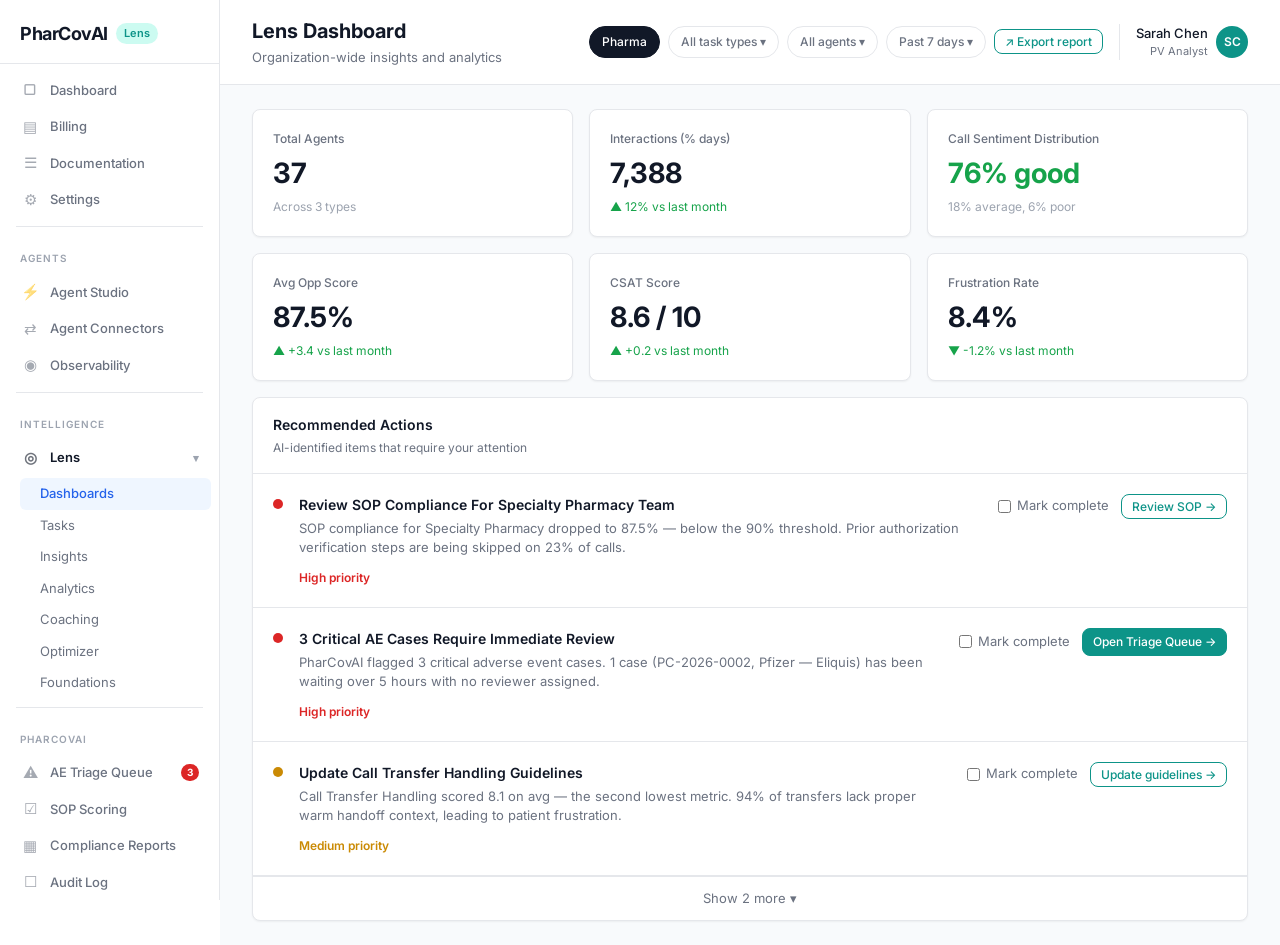
<file: demo/index.html>
<!DOCTYPE html>
<html lang="en">
<head>
  <meta charset="UTF-8">
  <meta name="viewport" content="width=device-width, initial-scale=1.0">
  <title>AI Lens — Dashboard</title>
  <link rel="preconnect" href="https://fonts.googleapis.com">
  <link href="https://fonts.googleapis.com/css2?family=Inter:wght@400;500;600;700&display=swap" rel="stylesheet">
  <link rel="stylesheet" href="css/styles.css">
</head>
<body>

<div class="lens-shell">

  <!-- Sidebar -->
  <aside class="lens-sidebar">
    <div class="lens-brand">
      <span class="lens-brand-text">PharCovAI</span>
      <span class="lens-brand-badge">Lens</span>
    </div>

    <nav class="lens-nav-section">
      <a href="index.html" class="lens-nav-item">
        <span class="nav-icon">&#9634;</span> Dashboard
      </a>
      <a href="#" class="lens-nav-item">
        <span class="nav-icon">&#9636;</span> Billing
      </a>
      <a href="#" class="lens-nav-item">
        <span class="nav-icon">&#9776;</span> Documentation
      </a>
      <a href="#" class="lens-nav-item">
        <span class="nav-icon">&#9881;</span> Settings
      </a>
    </nav>

    <div class="lens-nav-divider"></div>

    <div class="lens-nav-label">Agents</div>
    <nav class="lens-nav-section">
      <a href="#" class="lens-nav-item">
        <span class="nav-icon">&#9889;</span> Agent Studio
      </a>
      <a href="#" class="lens-nav-item">
        <span class="nav-icon">&#8644;</span> Agent Connectors
      </a>
      <a href="#" class="lens-nav-item">
        <span class="nav-icon">&#9673;</span> Observability
      </a>
    </nav>

    <div class="lens-nav-divider"></div>

    <div class="lens-nav-label">Intelligence</div>
    <nav class="lens-nav-section">
      <a href="#" class="lens-nav-item lens-nav-parent">
        <span class="nav-icon">&#9678;</span> Lens
        <span class="lens-nav-chevron">&#9662;</span>
      </a>
      <div class="lens-nav-children">
        <a href="index.html" class="lens-nav-child active">Dashboards</a>
        <a href="#" class="lens-nav-child">Tasks</a>
        <a href="#" class="lens-nav-child">Insights</a>
        <a href="#" class="lens-nav-child">Analytics</a>
        <a href="#" class="lens-nav-child">Coaching</a>
        <a href="#" class="lens-nav-child">Optimizer</a>
        <a href="#" class="lens-nav-child">Foundations</a>
      </div>
    </nav>

    <div class="lens-nav-divider"></div>

    <div class="lens-nav-label">PharCovAI</div>
    <nav class="lens-nav-section">
      <a href="triage-queue.html" class="lens-nav-item">
        <span class="nav-icon">&#9888;</span> AE Triage Queue
        <span class="lens-nav-badge">3</span>
      </a>
      <a href="#" class="lens-nav-item">
        <span class="nav-icon">&#9745;</span> SOP Scoring
      </a>
      <a href="#" class="lens-nav-item">
        <span class="nav-icon">&#9638;</span> Compliance Reports
      </a>
      <a href="#" class="lens-nav-item">
        <span class="nav-icon">&#9744;</span> Audit Log
      </a>
    </nav>
  </aside>

  <!-- Body -->
  <div class="lens-body">

    <!-- Header -->
    <header class="lens-header">
      <div>
        <h1 class="lens-header-title">Lens Dashboard</h1>
        <p class="lens-header-subtitle">Organization-wide insights and analytics</p>
      </div>
      <div class="lens-header-actions">
        <span class="lens-filter-pill active">Pharma</span>
        <span class="lens-filter-pill">All task types &#9662;</span>
        <span class="lens-filter-pill">All agents &#9662;</span>
        <span class="lens-filter-pill">Past 7 days &#9662;</span>
        <button class="btn btn-secondary btn-sm">&#8599; Export report</button>
        <div class="lens-user">
          <div class="lens-user-info">
            <div class="lens-user-name">Sarah Chen</div>
            <div class="lens-user-role">PV Analyst</div>
          </div>
          <div class="lens-user-avatar">SC</div>
        </div>
      </div>
    </header>

    <!-- Content -->
    <main class="lens-content">

      <!-- Stats Row 1 -->
      <div class="stats-grid">
        <div class="stat-card">
          <div class="stat-label">Total Agents</div>
          <div class="stat-value">37</div>
          <div class="stat-detail">Across 3 types</div>
        </div>
        <div class="stat-card">
          <div class="stat-label">Interactions (% days)</div>
          <div class="stat-value">7,388</div>
          <div class="stat-change positive">&#9650; 12% vs last month</div>
        </div>
        <div class="stat-card">
          <div class="stat-label">Call Sentiment Distribution</div>
          <div class="stat-value" style="color: var(--color-success);">76% good</div>
          <div class="stat-detail">18% average, 6% poor</div>
        </div>
      </div>

      <!-- Stats Row 2 -->
      <div class="stats-grid">
        <div class="stat-card">
          <div class="stat-label">Avg Opp Score</div>
          <div class="stat-value">87.5%</div>
          <div class="stat-change positive">&#9650; +3.4 vs last month</div>
        </div>
        <div class="stat-card">
          <div class="stat-label">CSAT Score</div>
          <div class="stat-value">8.6 / 10</div>
          <div class="stat-change positive">&#9650; +0.2 vs last month</div>
        </div>
        <div class="stat-card">
          <div class="stat-label">Frustration Rate</div>
          <div class="stat-value">8.4%</div>
          <div class="stat-change positive">&#9660; -1.2% vs last month</div>
        </div>
      </div>

      <!-- Recommended Actions -->
      <div class="card mt-4">
        <div class="card-header">
          <div>
            <span class="card-title">Recommended Actions</span>
            <div class="text-sm text-secondary" style="margin-top: 4px;">AI-identified items that require your attention</div>
          </div>
        </div>
        <div class="card-body" style="padding: 0;">

          <!-- Action 1: SOP Compliance -->
          <div class="action-item">
            <div class="action-dot critical"></div>
            <div class="action-content">
              <div class="action-title">Review SOP Compliance For Specialty Pharmacy Team</div>
              <div class="action-desc">SOP compliance for Specialty Pharmacy dropped to 87.5% &mdash; below the 90% threshold. Prior authorization verification steps are being skipped on 23% of calls.</div>
              <span class="action-priority high">High priority</span>
            </div>
            <div class="action-buttons">
              <label class="action-check"><input type="checkbox"> Mark complete</label>
              <button class="btn btn-sm btn-secondary">Review SOP &rarr;</button>
            </div>
          </div>

          <!-- Action 2: PharCovAI AE Cases -->
          <div class="action-item">
            <div class="action-dot critical"></div>
            <div class="action-content">
              <div class="action-title">3 Critical AE Cases Require Immediate Review</div>
              <div class="action-desc">PharCovAI flagged 3 critical adverse event cases. 1 case (PC-2026-0002, Pfizer &mdash; Eliquis) has been waiting over 5 hours with no reviewer assigned.</div>
              <span class="action-priority high">High priority</span>
            </div>
            <div class="action-buttons">
              <label class="action-check"><input type="checkbox"> Mark complete</label>
              <a href="triage-queue.html" class="btn btn-sm btn-primary">Open Triage Queue &rarr;</a>
            </div>
          </div>

          <!-- Action 3: Call Transfer -->
          <div class="action-item">
            <div class="action-dot medium"></div>
            <div class="action-content">
              <div class="action-title">Update Call Transfer Handling Guidelines</div>
              <div class="action-desc">Call Transfer Handling scored 8.1 on avg &mdash; the second lowest metric. 94% of transfers lack proper warm handoff context, leading to patient frustration.</div>
              <span class="action-priority medium">Medium priority</span>
            </div>
            <div class="action-buttons">
              <label class="action-check"><input type="checkbox"> Mark complete</label>
              <button class="btn btn-sm btn-secondary">Update guidelines &rarr;</button>
            </div>
          </div>

          <div class="action-show-more">Show 2 more &#9662;</div>
        </div>
      </div>

    </main>
  </div>
</div>

</body>
</html>
</file>
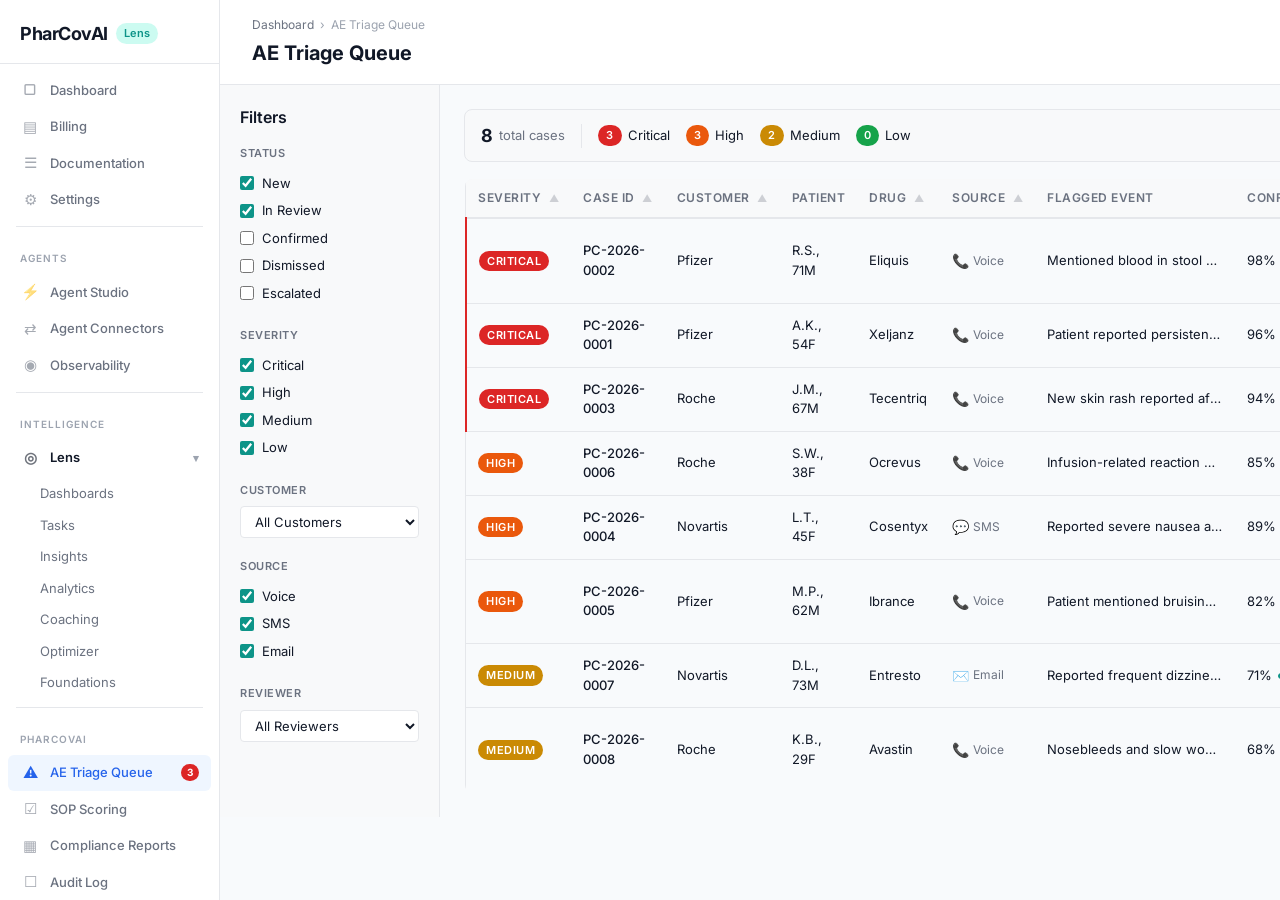
<file: demo/triage-queue.html>
<!DOCTYPE html>
<html lang="en">
<head>
  <meta charset="UTF-8">
  <meta name="viewport" content="width=device-width, initial-scale=1.0">
  <title>AI Lens — AE Triage Queue</title>
  <link rel="preconnect" href="https://fonts.googleapis.com">
  <link href="https://fonts.googleapis.com/css2?family=Inter:wght@400;500;600;700&display=swap" rel="stylesheet">
  <link rel="stylesheet" href="css/styles.css">
</head>
<body>

<div class="lens-shell">

  <!-- Sidebar -->
  <aside class="lens-sidebar">
    <div class="lens-brand">
      <span class="lens-brand-text">PharCovAI</span>
      <span class="lens-brand-badge">Lens</span>
    </div>

    <nav class="lens-nav-section">
      <a href="index.html" class="lens-nav-item">
        <span class="nav-icon">&#9634;</span> Dashboard
      </a>
      <a href="#" class="lens-nav-item">
        <span class="nav-icon">&#9636;</span> Billing
      </a>
      <a href="#" class="lens-nav-item">
        <span class="nav-icon">&#9776;</span> Documentation
      </a>
      <a href="#" class="lens-nav-item">
        <span class="nav-icon">&#9881;</span> Settings
      </a>
    </nav>

    <div class="lens-nav-divider"></div>

    <div class="lens-nav-label">Agents</div>
    <nav class="lens-nav-section">
      <a href="#" class="lens-nav-item">
        <span class="nav-icon">&#9889;</span> Agent Studio
      </a>
      <a href="#" class="lens-nav-item">
        <span class="nav-icon">&#8644;</span> Agent Connectors
      </a>
      <a href="#" class="lens-nav-item">
        <span class="nav-icon">&#9673;</span> Observability
      </a>
    </nav>

    <div class="lens-nav-divider"></div>

    <div class="lens-nav-label">Intelligence</div>
    <nav class="lens-nav-section">
      <a href="#" class="lens-nav-item lens-nav-parent">
        <span class="nav-icon">&#9678;</span> Lens
        <span class="lens-nav-chevron">&#9662;</span>
      </a>
      <div class="lens-nav-children">
        <a href="index.html" class="lens-nav-child">Dashboards</a>
        <a href="#" class="lens-nav-child">Tasks</a>
        <a href="#" class="lens-nav-child">Insights</a>
        <a href="#" class="lens-nav-child">Analytics</a>
        <a href="#" class="lens-nav-child">Coaching</a>
        <a href="#" class="lens-nav-child">Optimizer</a>
        <a href="#" class="lens-nav-child">Foundations</a>
      </div>
    </nav>

    <div class="lens-nav-divider"></div>

    <div class="lens-nav-label">PharCovAI</div>
    <nav class="lens-nav-section">
      <a href="triage-queue.html" class="lens-nav-item active">
        <span class="nav-icon">&#9888;</span> AE Triage Queue
        <span class="lens-nav-badge">3</span>
      </a>
      <a href="#" class="lens-nav-item">
        <span class="nav-icon">&#9745;</span> SOP Scoring
      </a>
      <a href="#" class="lens-nav-item">
        <span class="nav-icon">&#9638;</span> Compliance Reports
      </a>
      <a href="#" class="lens-nav-item">
        <span class="nav-icon">&#9744;</span> Audit Log
      </a>
    </nav>
  </aside>

  <!-- Body -->
  <div class="lens-body">

    <!-- Header -->
    <header class="lens-header">
      <div>
        <div class="lens-breadcrumb">
          <a href="index.html">Dashboard</a>
          <span>&#8250;</span>
          <span>AE Triage Queue</span>
        </div>
        <h1 class="lens-header-title">AE Triage Queue</h1>
      </div>
      <div class="lens-header-actions">
        <div class="lens-user">
          <div class="lens-user-info">
            <div class="lens-user-name">Sarah Chen</div>
            <div class="lens-user-role">PV Analyst</div>
          </div>
          <div class="lens-user-avatar">SC</div>
        </div>
      </div>
    </header>

    <!-- Content -->
    <main class="lens-content" style="padding: 0;">
      <div class="page-layout">

        <!-- Sidebar Filters -->
        <aside class="sidebar">
          <h3 class="mb-4">Filters</h3>

          <div class="filter-group">
            <div class="filter-group-title">Status</div>
            <label class="filter-option"><input type="checkbox" value="new" checked data-filter="status"> New</label>
            <label class="filter-option"><input type="checkbox" value="review" checked data-filter="status"> In Review</label>
            <label class="filter-option"><input type="checkbox" value="confirmed" data-filter="status"> Confirmed</label>
            <label class="filter-option"><input type="checkbox" value="dismissed" data-filter="status"> Dismissed</label>
            <label class="filter-option"><input type="checkbox" value="escalated" data-filter="status"> Escalated</label>
          </div>

          <div class="filter-group">
            <div class="filter-group-title">Severity</div>
            <label class="filter-option"><input type="checkbox" value="critical" checked data-filter="severity"> Critical</label>
            <label class="filter-option"><input type="checkbox" value="high" checked data-filter="severity"> High</label>
            <label class="filter-option"><input type="checkbox" value="medium" checked data-filter="severity"> Medium</label>
            <label class="filter-option"><input type="checkbox" value="low" checked data-filter="severity"> Low</label>
          </div>

          <div class="filter-group">
            <div class="filter-group-title">Customer</div>
            <select class="filter-select" id="filter-customer">
              <option value="all">All Customers</option>
              <option value="Pfizer">Pfizer</option>
              <option value="Novartis">Novartis</option>
              <option value="Roche">Roche</option>
            </select>
          </div>

          <div class="filter-group">
            <div class="filter-group-title">Source</div>
            <label class="filter-option"><input type="checkbox" value="Voice" checked data-filter="source"> Voice</label>
            <label class="filter-option"><input type="checkbox" value="SMS" checked data-filter="source"> SMS</label>
            <label class="filter-option"><input type="checkbox" value="Email" checked data-filter="source"> Email</label>
          </div>

          <div class="filter-group">
            <div class="filter-group-title">Reviewer</div>
            <select class="filter-select" id="filter-reviewer">
              <option value="all">All Reviewers</option>
              <option value="Sarah Chen">Sarah Chen</option>
              <option value="James Rodriguez">James Rodriguez</option>
              <option value="unassigned">Unassigned</option>
            </select>
          </div>
        </aside>

        <!-- Main Content -->
        <main class="main-content">

          <!-- Summary Bar -->
          <div class="summary-bar" id="summary-bar"></div>

          <!-- Case Table -->
          <table class="data-table" id="case-table">
            <thead>
              <tr>
                <th data-sort="severity">Severity <span class="sort-arrow">&#9650;</span></th>
                <th data-sort="id">Case ID <span class="sort-arrow">&#9650;</span></th>
                <th data-sort="customer">Customer <span class="sort-arrow">&#9650;</span></th>
                <th>Patient</th>
                <th data-sort="drug">Drug <span class="sort-arrow">&#9650;</span></th>
                <th data-sort="source">Source <span class="sort-arrow">&#9650;</span></th>
                <th>Flagged Event</th>
                <th data-sort="confidence">Confidence <span class="sort-arrow">&#9650;</span></th>
                <th data-sort="timeWaiting">Waiting <span class="sort-arrow">&#9650;</span></th>
                <th data-sort="sla" class="sorted">SLA <span class="sort-arrow">&#9650;</span></th>
                <th data-sort="reviewer">Reviewer <span class="sort-arrow">&#9650;</span></th>
                <th data-sort="status">Status <span class="sort-arrow">&#9650;</span></th>
              </tr>
            </thead>
            <tbody id="case-table-body"></tbody>
          </table>
        </main>
      </div>
    </main>
  </div>
</div>

<!-- Toast -->
<div class="toast" id="toast"></div>

<script src="js/data.js"></script>
<script src="js/triage.js"></script>
</body>
</html>
</file>
<file: demo/css/styles.css>
/* PharCovAI Demo — Design System */

/* ========== CSS Variables ========== */
:root {
  --color-primary: #000000;
  --color-background: #FFFFFF;
  --color-surface: #F8F9FA;
  --color-accent: #0D9488;
  --color-accent-hover: #0F766E;
  --color-accent-light: #CCFBF1;
  --color-gradient-start: #0D9488;
  --color-gradient-end: #0EA5E9;
  --color-border: #E5E7EB;
  --color-text: #111827;
  --color-text-secondary: #6B7280;
  --color-text-muted: #9CA3AF;

  --color-severity-critical: #DC2626;
  --color-severity-critical-bg: #FEE2E2;
  --color-severity-high: #EA580C;
  --color-severity-high-bg: #FFF7ED;
  --color-severity-medium: #CA8A04;
  --color-severity-medium-bg: #FEFCE8;
  --color-severity-low: #16A34A;
  --color-severity-low-bg: #F0FDF4;

  --color-status-new: #3B82F6;
  --color-status-review: #8B5CF6;
  --color-status-confirmed: #16A34A;
  --color-status-dismissed: #6B7280;
  --color-status-escalated: #EA580C;

  --color-danger: #DC2626;
  --color-warning: #EA580C;
  --color-success: #16A34A;

  --font-family: 'Inter', -apple-system, BlinkMacSystemFont, 'Segoe UI', sans-serif;
  --border-radius: 8px;
  --border-radius-sm: 4px;
  --border-radius-pill: 999px;
  --shadow-sm: 0 1px 2px rgba(0, 0, 0, 0.05);
  --shadow-md: 0 1px 3px rgba(0, 0, 0, 0.1), 0 1px 2px rgba(0, 0, 0, 0.06);
  --shadow-lg: 0 4px 6px rgba(0, 0, 0, 0.1);
  --transition: 150ms ease;
}

/* ========== Reset & Base ========== */
*, *::before, *::after {
  box-sizing: border-box;
  margin: 0;
  padding: 0;
}

html {
  font-size: 14px;
  -webkit-font-smoothing: antialiased;
}

body {
  font-family: var(--font-family);
  color: var(--color-text);
  background: var(--color-background);
  line-height: 1.5;
  min-height: 100vh;
}

a {
  color: var(--color-accent);
  text-decoration: none;
}

a:hover {
  text-decoration: underline;
}

/* ========== Typography ========== */
h1 { font-size: 24px; font-weight: 700; }
h2 { font-size: 18px; font-weight: 600; }
h3 { font-size: 16px; font-weight: 600; }
h4 { font-size: 14px; font-weight: 600; }

.text-secondary { color: var(--color-text-secondary); }
.text-muted { color: var(--color-text-muted); }
.text-sm { font-size: 12px; }
.text-xs { font-size: 11px; }
.font-medium { font-weight: 500; }
.font-semibold { font-weight: 600; }

/* ========== Lens Shell ========== */
.lens-shell {
  display: flex;
  min-height: 100vh;
}

.lens-sidebar {
  width: 220px;
  background: #FFFFFF;
  border-right: 1px solid var(--color-border);
  flex-shrink: 0;
  position: fixed;
  top: 0;
  left: 0;
  height: 100vh;
  overflow-y: auto;
  z-index: 50;
}

.lens-body {
  flex: 1;
  margin-left: 220px;
  display: flex;
  flex-direction: column;
  min-height: 100vh;
}

.lens-brand {
  display: flex;
  align-items: center;
  gap: 8px;
  padding: 20px 20px 16px;
  border-bottom: 1px solid var(--color-border);
  margin-bottom: 8px;
}

.lens-brand-text {
  font-size: 18px;
  font-weight: 700;
  color: var(--color-text);
  letter-spacing: -0.5px;
}

.lens-brand-badge {
  font-size: 11px;
  font-weight: 600;
  color: var(--color-accent);
  background: var(--color-accent-light);
  padding: 2px 8px;
  border-radius: var(--border-radius-pill);
}

.lens-nav-label {
  font-size: 10px;
  font-weight: 600;
  text-transform: uppercase;
  letter-spacing: 1px;
  color: var(--color-text-muted);
  padding: 16px 20px 8px;
}

.lens-nav-section {
  padding: 0 8px;
}

.lens-nav-item {
  display: flex;
  align-items: center;
  gap: 10px;
  padding: 7px 12px;
  font-size: 13px;
  font-weight: 500;
  color: var(--color-text-secondary);
  border-radius: 6px;
  cursor: pointer;
  transition: all 150ms ease;
  text-decoration: none;
}

.lens-nav-item:hover {
  background: #F1F5F9;
  color: var(--color-text);
  text-decoration: none;
}

.lens-nav-item.active {
  background: #EFF6FF;
  color: #2563EB;
}

.lens-nav-item .nav-icon {
  font-size: 15px;
  width: 20px;
  text-align: center;
  opacity: 0.6;
}

.lens-nav-item.active .nav-icon {
  opacity: 1;
}

.lens-nav-badge {
  margin-left: auto;
  background: var(--color-severity-critical);
  color: white;
  font-size: 10px;
  font-weight: 700;
  padding: 1px 6px;
  border-radius: var(--border-radius-pill);
  min-width: 18px;
  text-align: center;
}

.lens-nav-parent {
  font-weight: 600;
  color: var(--color-text);
}

.lens-nav-chevron {
  margin-left: auto;
  font-size: 11px;
  color: var(--color-text-muted);
}

.lens-nav-children {
  padding-left: 12px;
  margin-top: 2px;
}

.lens-nav-child {
  display: flex;
  align-items: center;
  gap: 8px;
  padding: 6px 12px 6px 20px;
  font-size: 13px;
  color: var(--color-text-secondary);
  border-radius: 6px;
  cursor: pointer;
  transition: all 150ms ease;
  text-decoration: none;
}

.lens-nav-child:hover {
  background: #F1F5F9;
  color: var(--color-text);
  text-decoration: none;
}

.lens-nav-child.active {
  background: #EFF6FF;
  color: #2563EB;
  font-weight: 500;
}

.lens-nav-divider {
  height: 1px;
  background: var(--color-border);
  margin: 8px 16px;
}

/* ========== Lens Header ========== */
.lens-header {
  display: flex;
  align-items: center;
  justify-content: space-between;
  padding: 16px 32px;
  background: white;
  border-bottom: 1px solid var(--color-border);
  position: sticky;
  top: 0;
  z-index: 100;
  min-height: 64px;
}

.lens-header-title {
  font-size: 20px;
  font-weight: 700;
  color: var(--color-text);
  margin: 0;
}

.lens-header-subtitle {
  font-size: 13px;
  color: var(--color-text-secondary);
  margin-top: 2px;
}

.lens-header-actions {
  display: flex;
  align-items: center;
  gap: 8px;
}

.lens-filter-pill {
  display: inline-flex;
  align-items: center;
  gap: 4px;
  padding: 6px 12px;
  font-size: 12px;
  font-weight: 500;
  color: var(--color-text-secondary);
  background: white;
  border: 1px solid var(--color-border);
  border-radius: var(--border-radius-pill);
  cursor: pointer;
  transition: all 150ms ease;
}

.lens-filter-pill:hover {
  border-color: var(--color-text-muted);
}

.lens-filter-pill.active {
  background: var(--color-text);
  color: white;
  border-color: var(--color-text);
}

/* ========== Lens Content ========== */
.lens-content {
  flex: 1;
  padding: 24px 32px;
  background: #F8FAFC;
}

/* ========== Lens User ========== */
.lens-user {
  display: flex;
  align-items: center;
  gap: 8px;
  margin-left: 8px;
  padding-left: 16px;
  border-left: 1px solid var(--color-border);
}

.lens-user-info {
  text-align: right;
}

.lens-user-name {
  font-size: 13px;
  font-weight: 500;
  color: var(--color-text);
}

.lens-user-role {
  font-size: 11px;
  color: var(--color-text-secondary);
}

.lens-user-avatar {
  width: 32px;
  height: 32px;
  border-radius: 50%;
  background: var(--color-accent);
  display: flex;
  align-items: center;
  justify-content: center;
  font-size: 12px;
  font-weight: 600;
  color: white;
}

/* ========== Breadcrumb ========== */
.lens-breadcrumb {
  display: flex;
  align-items: center;
  gap: 6px;
  font-size: 12px;
  color: var(--color-text-muted);
  margin-bottom: 4px;
}

.lens-breadcrumb a {
  color: var(--color-text-secondary);
  text-decoration: none;
}

.lens-breadcrumb a:hover {
  color: var(--color-accent);
}

/* ========== Layout ========== */
.page-layout {
  display: flex;
  flex: 1;
}

.sidebar {
  width: 220px;
  border-right: 1px solid var(--color-border);
  background: var(--color-surface);
  padding: 20px;
  flex-shrink: 0;
  overflow-y: auto;
}

.main-content {
  flex: 1;
  padding: 24px;
  overflow-x: auto;
}

/* ========== Cards ========== */
.card {
  background: white;
  border: 1px solid var(--color-border);
  border-radius: var(--border-radius);
  box-shadow: var(--shadow-sm);
}

.card-header {
  padding: 16px 20px;
  border-bottom: 1px solid var(--color-border);
  display: flex;
  align-items: center;
  justify-content: space-between;
}

.card-body {
  padding: 20px;
}

.card-title {
  font-size: 14px;
  font-weight: 600;
  color: var(--color-text);
}

/* ========== Badges ========== */
.badge {
  display: inline-flex;
  align-items: center;
  padding: 2px 8px;
  border-radius: var(--border-radius-pill);
  font-size: 11px;
  font-weight: 600;
  text-transform: uppercase;
  letter-spacing: 0.5px;
  white-space: nowrap;
}

.badge-critical { background: var(--color-severity-critical); color: white; }
.badge-high { background: var(--color-severity-high); color: white; }
.badge-medium { background: var(--color-severity-medium); color: white; }
.badge-low { background: var(--color-severity-low); color: white; }

.badge-new { background: var(--color-status-new); color: white; }
.badge-review { background: var(--color-status-review); color: white; }
.badge-confirmed { background: var(--color-status-confirmed); color: white; }
.badge-dismissed { background: var(--color-status-dismissed); color: white; }
.badge-escalated { background: var(--color-status-escalated); color: white; }

.badge-outline {
  background: transparent;
  border: 1px solid var(--color-border);
  color: var(--color-text-secondary);
}

/* ========== Buttons ========== */
.btn {
  display: inline-flex;
  align-items: center;
  gap: 6px;
  padding: 8px 16px;
  font-size: 13px;
  font-weight: 500;
  border-radius: var(--border-radius);
  border: 1px solid transparent;
  cursor: pointer;
  transition: all var(--transition);
  font-family: var(--font-family);
}

.btn:hover { opacity: 0.9; }

.btn-primary {
  background: var(--color-accent);
  color: white;
  border-color: var(--color-accent);
}
.btn-primary:hover { background: var(--color-accent-hover); }

.btn-secondary {
  background: white;
  color: var(--color-accent);
  border-color: var(--color-accent);
}
.btn-secondary:hover { background: var(--color-accent-light); }

.btn-danger {
  background: white;
  color: var(--color-danger);
  border-color: var(--color-danger);
}
.btn-danger:hover { background: #FEE2E2; }

.btn-warning {
  background: white;
  color: var(--color-warning);
  border-color: var(--color-warning);
}
.btn-warning:hover { background: #FFF7ED; }

.btn-ghost {
  background: transparent;
  color: var(--color-text-secondary);
  border-color: transparent;
}
.btn-ghost:hover { background: var(--color-surface); }

.btn-sm { padding: 4px 10px; font-size: 12px; }
.btn-lg { padding: 10px 20px; font-size: 14px; }

/* ========== Summary Bar ========== */
.summary-bar {
  display: flex;
  align-items: center;
  gap: 16px;
  padding: 12px 16px;
  background: var(--color-surface);
  border: 1px solid var(--color-border);
  border-radius: var(--border-radius);
  margin-bottom: 16px;
}

.summary-stat {
  display: flex;
  align-items: center;
  gap: 6px;
  font-size: 13px;
}

.summary-stat-value {
  font-weight: 700;
  font-size: 18px;
}

.summary-divider {
  width: 1px;
  height: 24px;
  background: var(--color-border);
}

.summary-alert {
  margin-left: auto;
  color: var(--color-severity-critical);
  font-weight: 600;
  font-size: 13px;
  display: flex;
  align-items: center;
  gap: 6px;
}

.pulse-dot {
  width: 8px;
  height: 8px;
  border-radius: 50%;
  background: var(--color-severity-critical);
  animation: pulse 1.5s infinite;
}

@keyframes pulse {
  0%, 100% { opacity: 1; transform: scale(1); }
  50% { opacity: 0.5; transform: scale(1.2); }
}

/* ========== Data Table ========== */
.data-table {
  width: 100%;
  border-collapse: collapse;
  border: 1px solid var(--color-border);
  border-radius: var(--border-radius);
  overflow: hidden;
}

.data-table thead {
  background: var(--color-surface);
}

.data-table th {
  padding: 10px 12px;
  font-size: 12px;
  font-weight: 600;
  text-transform: uppercase;
  letter-spacing: 0.5px;
  color: var(--color-text-secondary);
  text-align: left;
  border-bottom: 2px solid var(--color-border);
  cursor: pointer;
  user-select: none;
  white-space: nowrap;
}

.data-table th:hover {
  color: var(--color-text);
  background: #F0F1F3;
}

.data-table th .sort-arrow {
  font-size: 10px;
  margin-left: 4px;
  opacity: 0.3;
}

.data-table th.sorted .sort-arrow {
  opacity: 1;
  color: var(--color-accent);
}

.data-table td {
  padding: 12px;
  border-bottom: 1px solid var(--color-border);
  font-size: 13px;
  vertical-align: middle;
}

.data-table tbody tr {
  cursor: pointer;
  transition: background var(--transition);
}

.data-table tbody tr:hover {
  background: var(--color-accent-light);
}

.data-table tbody tr.row-critical {
  border-left: 3px solid var(--color-severity-critical);
}

.data-table tbody tr:last-child td {
  border-bottom: none;
}

/* ========== Confidence Indicator ========== */
.confidence {
  display: flex;
  align-items: center;
  gap: 6px;
}

.confidence-bar {
  width: 40px;
  height: 6px;
  background: var(--color-border);
  border-radius: 3px;
  overflow: hidden;
}

.confidence-fill {
  height: 100%;
  border-radius: 3px;
}

.confidence-high { background: var(--color-success); }
.confidence-mid { background: var(--color-accent); }
.confidence-low { background: var(--color-severity-medium); }
.confidence-vlow { background: var(--color-danger); }

/* ========== SLA Countdown ========== */
.sla { font-weight: 500; font-size: 13px; }
.sla-safe { color: var(--color-text-secondary); }
.sla-warning { color: var(--color-severity-medium); font-weight: 600; }
.sla-urgent { color: var(--color-severity-high); font-weight: 700; }
.sla-critical { color: var(--color-severity-critical); font-weight: 700; }

/* ========== Time Waiting ========== */
.time-waiting { font-size: 13px; }
.time-waiting.overdue { color: var(--color-danger); font-weight: 600; }

/* ========== Source Badge ========== */
.source-badge {
  display: inline-flex;
  align-items: center;
  gap: 4px;
  font-size: 12px;
  color: var(--color-text-secondary);
}

.source-icon { font-size: 14px; }

/* ========== Sidebar Filters ========== */
.filter-group {
  margin-bottom: 20px;
}

.filter-group-title {
  font-size: 11px;
  font-weight: 600;
  text-transform: uppercase;
  letter-spacing: 0.5px;
  color: var(--color-text-secondary);
  margin-bottom: 8px;
}

.filter-option {
  display: flex;
  align-items: center;
  gap: 8px;
  padding: 4px 0;
  font-size: 13px;
  cursor: pointer;
}

.filter-option input[type="checkbox"] {
  accent-color: var(--color-accent);
  width: 14px;
  height: 14px;
}

.filter-select {
  width: 100%;
  padding: 6px 10px;
  font-size: 13px;
  border: 1px solid var(--color-border);
  border-radius: var(--border-radius-sm);
  background: white;
  font-family: var(--font-family);
  color: var(--color-text);
}

/* ========== Case Detail Layout ========== */
.detail-layout {
  display: grid;
  grid-template-columns: 60% 40%;
  gap: 20px;
  padding: 24px;
}

.detail-left, .detail-right {
  display: flex;
  flex-direction: column;
  gap: 16px;
}

/* ========== Back Link ========== */
.back-link {
  display: inline-flex;
  align-items: center;
  gap: 6px;
  font-size: 13px;
  color: var(--color-text-secondary);
  padding: 12px 24px;
  border-bottom: 1px solid var(--color-border);
}

.back-link:hover {
  color: var(--color-accent);
  text-decoration: none;
}

/* ========== Case Summary (Sticky) ========== */
.case-summary {
  position: sticky;
  top: 65px;
  z-index: 50;
  background: white;
  border: 1px solid var(--color-border);
  border-radius: var(--border-radius);
  box-shadow: var(--shadow-md);
  padding: 16px 20px;
  display: grid;
  grid-template-columns: repeat(auto-fit, minmax(120px, 1fr));
  gap: 12px;
}

.case-summary-field {
  display: flex;
  flex-direction: column;
  gap: 2px;
}

.case-summary-label {
  font-size: 11px;
  font-weight: 500;
  color: var(--color-text-secondary);
  text-transform: uppercase;
  letter-spacing: 0.5px;
}

.case-summary-value {
  font-size: 14px;
  font-weight: 600;
}

/* ========== Transcript Viewer ========== */
.transcript {
  border: 1px solid var(--color-border);
  border-radius: var(--border-radius);
  max-height: 400px;
  overflow-y: auto;
}

.transcript-header {
  padding: 12px 16px;
  border-bottom: 1px solid var(--color-border);
  display: flex;
  align-items: center;
  justify-content: space-between;
  background: var(--color-surface);
  position: sticky;
  top: 0;
}

.transcript-body {
  padding: 16px;
}

.transcript-turn {
  display: flex;
  gap: 12px;
  margin-bottom: 16px;
}

.transcript-speaker {
  font-size: 12px;
  font-weight: 600;
  min-width: 60px;
  padding-top: 2px;
}

.transcript-speaker.agent { color: var(--color-status-new); }
.transcript-speaker.patient { color: var(--color-text-secondary); }

.transcript-text {
  font-size: 14px;
  line-height: 1.6;
  flex: 1;
}

.transcript-timestamp {
  font-size: 11px;
  color: var(--color-text-muted);
  min-width: 40px;
}

.transcript-turn.flagged {
  background: #FEF3C7;
  border-left: 3px solid var(--color-severity-medium);
  padding: 12px;
  border-radius: 0 var(--border-radius-sm) var(--border-radius-sm) 0;
  margin-left: -16px;
  margin-right: -16px;
  padding-left: 28px;
}

.flagged-label {
  font-size: 11px;
  font-weight: 600;
  color: var(--color-severity-high);
  display: flex;
  align-items: center;
  gap: 4px;
  margin-bottom: 4px;
}

/* ========== Audio Player ========== */
.audio-player {
  display: flex;
  align-items: center;
  gap: 12px;
  padding: 12px 16px;
  background: var(--color-surface);
  border: 1px solid var(--color-border);
  border-radius: var(--border-radius);
}

.audio-play-btn {
  width: 36px;
  height: 36px;
  border-radius: 50%;
  background: var(--color-accent);
  color: white;
  display: flex;
  align-items: center;
  justify-content: center;
  border: none;
  cursor: pointer;
  font-size: 14px;
}

.audio-progress {
  flex: 1;
  height: 4px;
  background: var(--color-border);
  border-radius: 2px;
  position: relative;
}

.audio-progress-fill {
  height: 100%;
  background: var(--color-accent);
  border-radius: 2px;
  width: 20%;
}

.audio-time {
  font-size: 12px;
  color: var(--color-text-secondary);
  white-space: nowrap;
}

.audio-jump {
  font-size: 12px;
  color: var(--color-accent);
  cursor: pointer;
  white-space: nowrap;
}

/* ========== MedWatch Form ========== */
.medwatch-form {
  display: flex;
  flex-direction: column;
  gap: 12px;
}

.form-field {
  display: flex;
  flex-direction: column;
  gap: 4px;
}

.form-label {
  font-size: 12px;
  font-weight: 500;
  color: var(--color-text-secondary);
  display: flex;
  align-items: center;
  gap: 6px;
}

.form-label .ai-tag {
  font-size: 10px;
  color: var(--color-accent);
  background: var(--color-accent-light);
  padding: 1px 6px;
  border-radius: var(--border-radius-pill);
}

.form-input,
.form-textarea,
.form-select {
  padding: 8px 10px;
  border: 1px solid var(--color-border);
  border-radius: var(--border-radius-sm);
  font-size: 13px;
  font-family: var(--font-family);
  color: var(--color-text);
  transition: border-color var(--transition);
}

.form-input:focus,
.form-textarea:focus,
.form-select:focus {
  outline: none;
  border-color: var(--color-accent);
  box-shadow: 0 0 0 3px rgba(13, 148, 136, 0.1);
}

.form-textarea {
  min-height: 60px;
  resize: vertical;
}

.form-modified {
  border-color: var(--color-accent);
}

.modified-indicator {
  font-size: 10px;
  color: var(--color-accent);
  font-weight: 500;
}

/* ========== AI Reasoning Card ========== */
.reasoning-text {
  font-size: 13px;
  line-height: 1.6;
  color: var(--color-text);
  padding: 12px;
  background: var(--color-surface);
  border-radius: var(--border-radius-sm);
  border-left: 3px solid var(--color-accent);
}

.reasoning-signals {
  display: flex;
  flex-direction: column;
  gap: 6px;
  margin-top: 12px;
}

.reasoning-signal {
  display: flex;
  align-items: center;
  gap: 8px;
  font-size: 13px;
}

.reasoning-signal-dot {
  width: 6px;
  height: 6px;
  border-radius: 50%;
  background: var(--color-accent);
}

/* ========== Decision Actions ========== */
.decision-actions {
  display: flex;
  gap: 12px;
  padding: 16px 20px;
  border-top: 1px solid var(--color-border);
}

.decision-summary {
  padding: 16px 20px;
  background: var(--color-accent-light);
  border-radius: var(--border-radius);
  display: flex;
  align-items: center;
  gap: 12px;
}

.decision-summary-icon {
  font-size: 20px;
}

.decision-summary-text {
  font-size: 14px;
  font-weight: 500;
}

.decision-summary-meta {
  font-size: 12px;
  color: var(--color-text-secondary);
}

/* ========== Audit Trail ========== */
.audit-trail {
  display: flex;
  flex-direction: column;
}

.audit-entry {
  display: flex;
  gap: 12px;
  padding: 10px 0;
  border-bottom: 1px solid var(--color-border);
  font-size: 13px;
}

.audit-entry:last-child {
  border-bottom: none;
}

.audit-time {
  font-size: 12px;
  color: var(--color-text-muted);
  min-width: 90px;
  white-space: nowrap;
}

.audit-event {
  flex: 1;
  color: var(--color-text);
}

.audit-actor {
  font-size: 12px;
  color: var(--color-text-secondary);
  min-width: 100px;
  text-align: right;
}

.audit-dot {
  width: 8px;
  height: 8px;
  border-radius: 50%;
  background: var(--color-border);
  margin-top: 5px;
  flex-shrink: 0;
}

.audit-entry:first-child .audit-dot {
  background: var(--color-accent);
}

/* ========== Modal ========== */
.modal-overlay {
  position: fixed;
  inset: 0;
  background: rgba(0, 0, 0, 0.5);
  display: flex;
  align-items: center;
  justify-content: center;
  z-index: 200;
  opacity: 0;
  visibility: hidden;
  transition: all var(--transition);
}

.modal-overlay.active {
  opacity: 1;
  visibility: visible;
}

.modal {
  background: white;
  border-radius: var(--border-radius);
  box-shadow: var(--shadow-lg);
  width: 100%;
  max-width: 480px;
  transform: translateY(20px);
  transition: transform var(--transition);
}

.modal-overlay.active .modal {
  transform: translateY(0);
}

.modal-header {
  padding: 16px 20px;
  border-bottom: 1px solid var(--color-border);
  display: flex;
  align-items: center;
  justify-content: space-between;
}

.modal-title {
  font-size: 16px;
  font-weight: 600;
}

.modal-close {
  background: none;
  border: none;
  font-size: 18px;
  color: var(--color-text-secondary);
  cursor: pointer;
  padding: 4px;
}

.modal-body {
  padding: 20px;
}

.modal-footer {
  padding: 16px 20px;
  border-top: 1px solid var(--color-border);
  display: flex;
  justify-content: flex-end;
  gap: 8px;
}

/* ========== Toast Notification ========== */
.toast {
  position: fixed;
  bottom: 24px;
  right: 24px;
  background: var(--color-primary);
  color: white;
  padding: 12px 20px;
  border-radius: var(--border-radius);
  font-size: 13px;
  box-shadow: var(--shadow-lg);
  z-index: 300;
  transform: translateY(100px);
  opacity: 0;
  transition: all 300ms ease;
}

.toast.show {
  transform: translateY(0);
  opacity: 1;
}

/* ========== Utility ========== */
.flex { display: flex; }
.flex-col { flex-direction: column; }
.items-center { align-items: center; }
.justify-between { justify-content: space-between; }
.gap-2 { gap: 8px; }
.gap-3 { gap: 12px; }
.gap-4 { gap: 16px; }
.mt-2 { margin-top: 8px; }
.mt-4 { margin-top: 16px; }
.mb-2 { margin-bottom: 8px; }
.mb-4 { margin-bottom: 16px; }
.p-4 { padding: 16px; }
.w-full { width: 100%; }
.truncate { overflow: hidden; text-overflow: ellipsis; white-space: nowrap; }

/* ========== Stats Grid (Dashboard) ========== */
.stats-grid {
  display: grid;
  grid-template-columns: repeat(3, 1fr);
  gap: 16px;
  margin-bottom: 16px;
}

.stat-card {
  background: white;
  border: 1px solid var(--color-border);
  border-radius: var(--border-radius);
  padding: 20px;
  box-shadow: var(--shadow-sm);
}

.stat-label {
  font-size: 12px;
  font-weight: 500;
  color: var(--color-text-secondary);
  margin-bottom: 4px;
}

.stat-value {
  font-size: 28px;
  font-weight: 700;
  color: var(--color-text);
}

.stat-detail {
  font-size: 12px;
  color: var(--color-text-muted);
  margin-top: 4px;
}

.stat-change {
  font-size: 12px;
  margin-top: 4px;
  display: flex;
  align-items: center;
  gap: 4px;
}

.stat-change.positive { color: var(--color-success); }
.stat-change.negative { color: var(--color-danger); }
.stat-change.neutral { color: var(--color-text-secondary); }

/* ========== Recommended Actions (Dashboard) ========== */
.action-item {
  display: flex;
  align-items: flex-start;
  gap: 16px;
  padding: 20px;
  border-bottom: 1px solid var(--color-border);
}

.action-item:last-child {
  border-bottom: none;
}

.action-dot {
  width: 10px;
  height: 10px;
  border-radius: 50%;
  margin-top: 5px;
  flex-shrink: 0;
}

.action-dot.critical { background: var(--color-severity-critical); }
.action-dot.high { background: var(--color-severity-high); }
.action-dot.medium { background: var(--color-severity-medium); }

.action-content {
  flex: 1;
}

.action-title {
  font-size: 14px;
  font-weight: 600;
  color: var(--color-text);
  margin-bottom: 4px;
}

.action-desc {
  font-size: 13px;
  color: var(--color-text-secondary);
  line-height: 1.5;
  margin-bottom: 8px;
}

.action-priority {
  display: inline-block;
  font-size: 12px;
  font-weight: 600;
}

.action-priority.high { color: var(--color-severity-critical); }
.action-priority.medium { color: var(--color-severity-medium); }

.action-buttons {
  display: flex;
  align-items: center;
  gap: 12px;
  flex-shrink: 0;
}

.action-check {
  display: flex;
  align-items: center;
  gap: 6px;
  font-size: 13px;
  color: var(--color-text-secondary);
  cursor: pointer;
  white-space: nowrap;
}

.action-check input[type="checkbox"] {
  accent-color: var(--color-accent);
}

.action-show-more {
  padding: 12px 20px;
  text-align: center;
  font-size: 13px;
  color: var(--color-text-secondary);
  cursor: pointer;
  border-top: 1px solid var(--color-border);
}

.action-show-more:hover {
  color: var(--color-accent);
}
</file>
